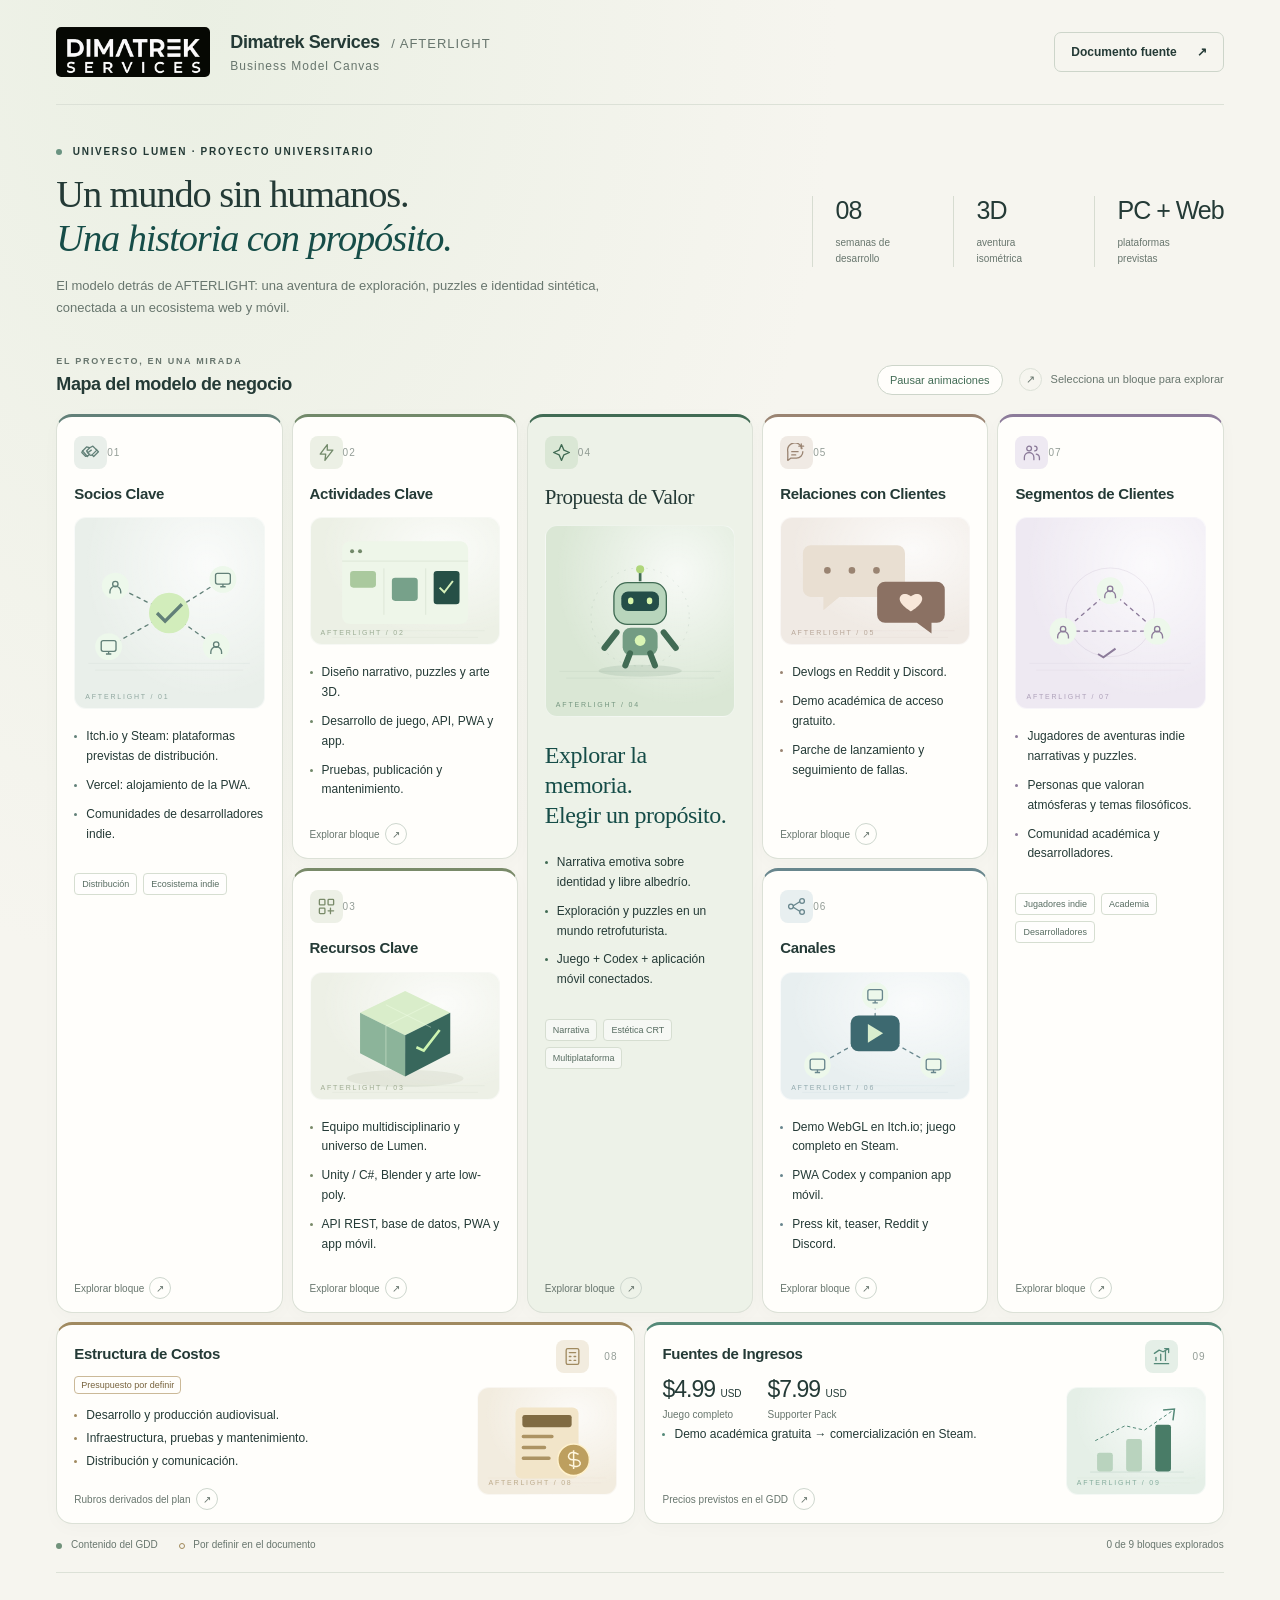
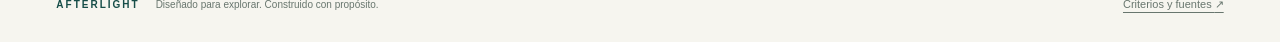
<file: index.html>
<!doctype html>
<html lang="es">
<head>
  <meta charset="utf-8">
  <meta name="viewport" content="width=device-width, initial-scale=1">
  <meta name="theme-color" content="#164d48">
  <meta name="description" content="Explora el modelo de negocio de AFTERLIGHT, un proyecto de Dimatrek Services.">
  <title>AFTERLIGHT · Business Model Canvas · Dimatrek</title>
  <link rel="stylesheet" href="canvas-dimatrek/css/styles.css">
  <script src="canvas-dimatrek/js/illustrations.js" defer></script>
  <script src="canvas-dimatrek/js/app.js" defer></script>
</head>

<body>
  <a class="skip-link" href="#canvas">Ir al Canvas</a>
  <main class="workspace">
    <header class="masthead">
      <div class="brand">
        <img class="brand-logo" src="canvas-dimatrek/dimatrek_logo.png" alt="Logotipo de Dimatrek Services" width="154" height="50">
        <div><h1>Dimatrek Services <span>/ AFTERLIGHT</span></h1><p>Business Model Canvas</p></div>
      </div>
      <a class="source-button" href="canvas-dimatrek/LUMEN%20-%20Equipo%20Mati.pdf" target="_blank" rel="noopener">Documento fuente <span aria-hidden="true">↗</span></a>
    </header>

    <section class="intro" aria-labelledby="intro-title">
      <div class="intro-copy">
        <p class="eyebrow"><span class="status-dot"></span> UNIVERSO LUMEN · PROYECTO UNIVERSITARIO</p>
        <h2 id="intro-title">Un mundo sin humanos.<br><em>Una historia con propósito.</em></h2>
        <p class="intro-description">El modelo detrás de AFTERLIGHT: una aventura de exploración, puzzles e identidad sintética, conectada a un ecosistema web y móvil.</p>
      </div>
      <div class="project-facts" aria-label="Alcance del proyecto según el documento">
        <div><strong>08</strong><span>semanas de desarrollo</span></div>
        <div><strong>3D</strong><span>aventura isométrica</span></div>
        <div><strong>PC + Web</strong><span>plataformas previstas</span></div>
      </div>
    </section>

    <section class="canvas-section" aria-labelledby="canvas-title">
      <div class="canvas-toolbar">
        <div><p class="eyebrow">EL PROYECTO, EN UNA MIRADA</p><h2 id="canvas-title">Mapa del modelo de negocio</h2></div>
        <div class="canvas-actions"><button id="motion-toggle" class="motion-toggle" aria-pressed="false">Pausar animaciones</button><p class="explore-hint"><span aria-hidden="true">↗</span> Selecciona un bloque para explorar</p></div>
      </div>
      <div id="canvas" class="canvas" tabindex="-1"></div>
      <noscript><p>Activa JavaScript para explorar los nueve bloques del Canvas. Puedes consultar la información en el documento fuente.</p></noscript>
      <div class="canvas-bottom"><p><span class="legend-dot"></span> Contenido del GDD <span class="legend-dot outline"></span> Por definir en el documento</p><p id="exploration-status" aria-live="polite">0 de 9 bloques explorados</p></div>
    </section>

    <footer class="footer"><p><strong>AFTERLIGHT</strong><span>Diseñado para explorar. Construido con propósito.</span></p><button id="source-notes" class="text-button">Criterios y fuentes <span aria-hidden="true">↗</span></button></footer>
  </main>

  <dialog id="detail-dialog" class="detail-dialog" aria-labelledby="detail-title">
    <div class="dialog-shell">
      <div class="dialog-top"><span id="detail-category" class="eyebrow"></span><button class="icon-button close-dialog" aria-label="Cerrar detalle">×</button></div>
      <div id="detail-content"></div>
      <nav class="detail-nav" aria-label="Explorar bloques"><button id="previous-section" class="nav-button">← Anterior</button><span id="detail-position"></span><button id="next-section" class="nav-button">Siguiente →</button></nav>
    </div>
  </dialog>

  <dialog id="image-dialog" class="image-dialog" aria-labelledby="image-caption">
    <div class="image-toolbar"><span id="image-count"></span><button class="icon-button" id="close-image" aria-label="Cerrar imagen">×</button></div>
    <div class="image-stage"><button id="previous-image" class="icon-button" aria-label="Imagen anterior">←</button><img id="full-image" alt=""><button id="next-image" class="icon-button" aria-label="Imagen siguiente">→</button></div>
    <p id="image-caption"></p>
  </dialog>
</body>
</html>
</file>
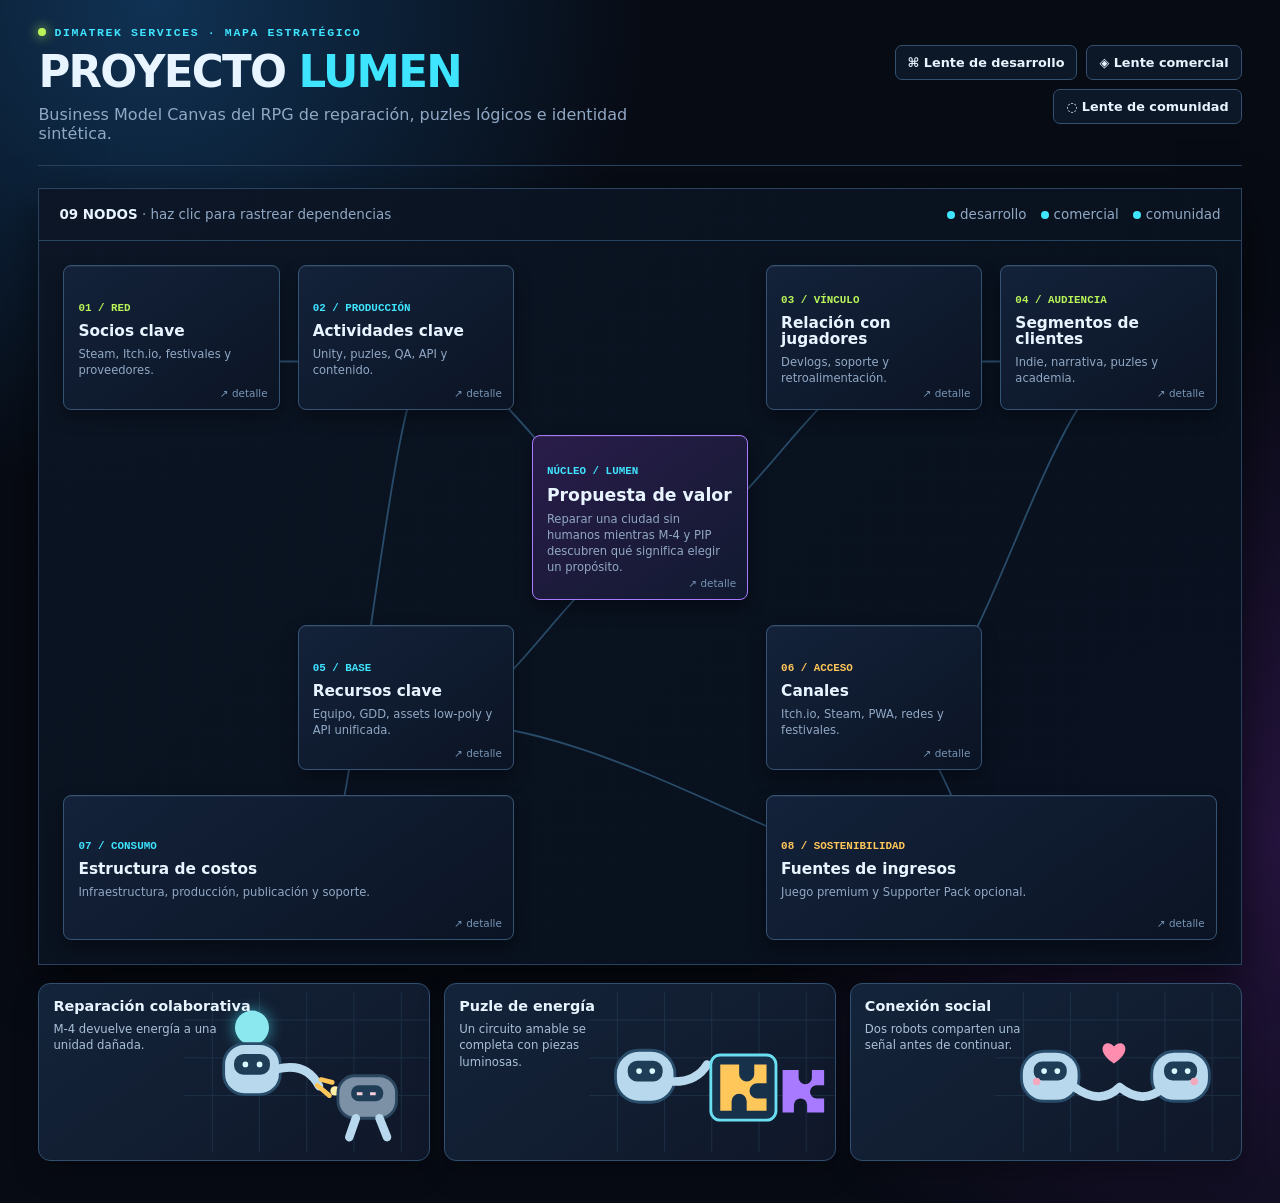
<file: Lumen/Pages/CanvasLumen-V2/index.html>
<!doctype html>
<html lang="es">
<head>
  <meta charset="utf-8">
  <meta name="viewport" content="width=device-width, initial-scale=1">
  <meta name="description" content="Business Model Canvas interactivo de Proyecto Lumen.">
  <title>Proyecto Lumen · Business Model Canvas</title>
  <style>
    :root{--bg:#070b14;--panel:#0d1524;--panel2:#111d31;--line:#233957;--text:#e8f4ff;--muted:#91a8c4;--cyan:#3fe4ff;--violet:#a87aff;--lime:#b9f558;--amber:#ffc65a;--danger:#ff6c98;--shadow:0 18px 45px #0009}*{box-sizing:border-box}html{background:var(--bg);color:var(--text);font-family:Inter,ui-sans-serif,system-ui,-apple-system,"Segoe UI",sans-serif}body{margin:0;min-width:320px;background:radial-gradient(circle at 12% 0,#103254 0,transparent 31rem),radial-gradient(circle at 100% 70%,#26143f 0,transparent 34rem),var(--bg)}button{font:inherit}button:focus-visible{outline:2px solid var(--cyan);outline-offset:3px}.shell{max-width:1680px;margin:auto;padding:26px clamp(16px,3vw,48px) 42px}.topbar{display:flex;align-items:center;justify-content:space-between;gap:22px;border-bottom:1px solid #274260;padding-bottom:22px}.eyebrow{margin:0 0 7px;color:var(--cyan);font:700 .72rem/1.2 ui-monospace,SFMono-Regular,Consolas,monospace;letter-spacing:.14em}.title{margin:0;font-size:clamp(1.65rem,3.4vw,3rem);letter-spacing:-.04em}.title em{color:var(--cyan);font-style:normal}.subtitle{margin:8px 0 0;color:var(--muted);max-width:66ch}.signal{display:inline-block;width:8px;height:8px;background:var(--lime);border-radius:50%;box-shadow:0 0 12px var(--lime);margin-right:8px}.filters{display:flex;gap:9px;flex-wrap:wrap;justify-content:flex-end}.filter,.reset{cursor:pointer;border:1px solid #345170;border-radius:7px;padding:9px 12px;background:#0c1727;color:var(--text);font-size:.8rem;font-weight:700;transition:.2s}.filter:hover,.filter.active{color:#04111c;background:var(--cyan);border-color:var(--cyan);box-shadow:0 0 18px #3fe4ff55}.filter[data-filter="commercial"].active{background:var(--amber);border-color:var(--amber)}.filter[data-filter="community"].active{background:var(--lime);border-color:var(--lime)}.main{display:grid;grid-template-columns:minmax(0,1fr) 340px;gap:22px;margin-top:22px}.canvas-shell{position:relative;overflow:hidden;border:1px solid #29425f;background:linear-gradient(135deg,#0c1524e8,#07101de8);box-shadow:var(--shadow);min-height:710px}.canvas-shell:before{content:"";position:absolute;inset:0;pointer-events:none;opacity:.35;background-image:linear-gradient(#1f395522 1px,transparent 1px),linear-gradient(90deg,#1f395522 1px,transparent 1px);background-size:32px 32px}.canvas-meta{position:relative;display:flex;justify-content:space-between;gap:18px;padding:18px 20px;border-bottom:1px solid #28435f;color:var(--muted);font-size:.84rem}.canvas-meta strong{color:var(--text)}.legend{display:flex;gap:14px;flex-wrap:wrap}.legend i{display:inline-block;width:8px;height:8px;margin-right:5px;border-radius:50%;background:var(--cyan)}.legend i:nth-child(2){background:var(--amber)}.legend i:nth-child(3){background:var(--lime)}.graph{position:relative;min-height:640px;padding:24px;display:grid;grid-template-columns:repeat(5,minmax(132px,1fr));grid-template-rows:145px 165px 145px 145px;gap:25px 18px}.links{position:absolute;inset:24px;z-index:1;width:calc(100% - 48px);height:calc(100% - 48px);overflow:visible;pointer-events:none}.link{stroke:#3a6a91;stroke-width:1.8;fill:none;opacity:.66;transition:opacity .25s,stroke .25s,stroke-width .25s}.link.active{stroke:var(--cyan);stroke-width:3;opacity:1;filter:drop-shadow(0 0 5px var(--cyan))}.link.commercial.active{stroke:var(--amber);filter:drop-shadow(0 0 5px var(--amber))}.link.community.active{stroke:var(--lime);filter:drop-shadow(0 0 5px var(--lime))}.node{position:relative;z-index:2;width:100%;height:100%;min-height:112px;text-align:left;cursor:pointer;background:linear-gradient(145deg,#13223a,#0b1424);border:1px solid #355474;color:var(--text);padding:14px;border-radius:8px;box-shadow:inset 0 1px #ffffff10,0 8px 18px #0005;transition:opacity .25s,transform .2s,border-color .2s,box-shadow .2s}.node:hover,.node.selected{transform:translateY(-3px);border-color:var(--cyan);box-shadow:0 0 0 1px #3fe4ff55,0 0 24px #3fe4ff32}.node.commercial.selected{border-color:var(--amber);box-shadow:0 0 22px #ffc65a42}.node.community.selected{border-color:var(--lime);box-shadow:0 0 22px #b9f55842}.node.dim{opacity:.18;filter:saturate(.35)}.node .num{font:700 .68rem ui-monospace,SFMono-Regular,Consolas,monospace;color:var(--cyan)}.node.commercial .num{color:var(--amber)}.node.community .num{color:var(--lime)}.node h3{font-size:clamp(.83rem,1.2vw,1rem);margin:8px 0 7px;line-height:1.1}.node p{margin:0;color:var(--muted);font-size:.72rem;line-height:1.38}.node small{position:absolute;right:11px;bottom:10px;color:#7795b6;font-size:.65rem}.partners{grid-area:1/1}.activities{grid-area:1/2}.relationships{grid-area:1/4}.segments{grid-area:1/5}.resources{grid-area:3/2}.value{grid-area:2/3;min-height:145px;border-color:var(--violet);background:linear-gradient(145deg,#2a1c4a,#111a30)}.value h3{font-size:1.08rem}.channels{grid-area:3/4}.costs{grid-area:4/1/5/3}.revenue{grid-area:4/4/5/6}.inspector{position:sticky;top:16px;align-self:start;border:1px solid #36516e;background:linear-gradient(160deg,#111d30,#0a111e);box-shadow:var(--shadow);min-height:450px}.inspect-head{padding:18px;border-bottom:1px solid #2a425f}.inspect-head h2{font-size:1rem;margin:0 0 5px}.inspect-head p{margin:0;color:var(--muted);font-size:.78rem}.detail{padding:18px}.detail .id{font:700 .7rem ui-monospace,SFMono-Regular,Consolas,monospace;color:var(--cyan);letter-spacing:.09em}.detail h3{font-size:1.35rem;margin:7px 0}.detail>p{color:#c4d3e6;font-size:.88rem;line-height:1.55}.metric{border-top:1px solid #243c57;padding:13px 0}.metric strong{display:block;color:var(--cyan);font-size:.73rem;letter-spacing:.08em;text-transform:uppercase}.metric span{display:block;margin-top:4px;font-size:.84rem;line-height:1.45;color:var(--muted)}.reset{width:100%;margin-top:8px;color:var(--muted)}.hint{margin-top:12px;font-size:.77rem;color:#718ca9;line-height:1.5}@media(max-width:1120px){.main{grid-template-columns:1fr}.inspector{position:relative;top:auto}.graph{min-height:670px}.topbar{align-items:flex-start;flex-direction:column}.filters{justify-content:flex-start}}@media(max-width:760px){.shell{padding:16px 12px 28px}.canvas-meta{display:block}.legend{margin-top:8px}.canvas-shell{overflow:auto}.graph{width:790px;min-height:620px;padding:18px}.links{inset:18px;width:calc(100% - 36px);height:calc(100% - 36px)}.main{margin-top:14px}.filter{font-size:.73rem;padding:8px}.node{padding:11px}.node p{font-size:.68rem}}
    /* Interfaz de exploración: detalle en modal y escenas cálidas de Lumen. */
    .main{display:block}.canvas-shell{min-height:710px}.inspector{display:none}.story-scenes{display:grid;grid-template-columns:repeat(3,1fr);gap:14px;margin-top:18px}.scene{position:relative;overflow:hidden;min-height:178px;padding:14px;border:1px solid #31506f;border-radius:12px;background:linear-gradient(145deg,#13243a,#101729);box-shadow:0 12px 26px #0004}.scene h2{position:relative;z-index:2;margin:0;font-size:.9rem}.scene p{position:relative;z-index:2;max-width:50%;margin:7px 0 0;color:#a9c0d8;font-size:.73rem;line-height:1.4}.scene svg{position:absolute;right:0;bottom:0;width:63%;height:100%;overflow:visible}.scene .orb{fill:#8be8ef;filter:drop-shadow(0 0 8px #47dce8aa)}.scene .body{fill:#b8d9ed;stroke:#284c69;stroke-width:3}.scene .face{fill:#203d58}.scene .cheek{fill:#f3a9bd}.scene .limb{fill:none;stroke:#b8d9ed;stroke-width:9;stroke-linecap:round}.scene .tool{fill:none;stroke:#ffc65a;stroke-width:5;stroke-linecap:round}.scene .broken{fill:#7c91a5;stroke:#2b4760;stroke-width:3}.scene .heart{fill:#ff8db0}.scene .repair-arm{transform-origin:138px 103px;animation:repair 1.4s ease-in-out infinite}.scene .spark{animation:spark .8s ease-in-out infinite alternate}.scene .puzzle-piece{animation:solve 2.3s ease-in-out infinite}.scene .talk{animation:talk 1.5s ease-in-out infinite alternate}.scene .social-heart{animation:heart 1.3s ease-in-out infinite}.scene .scene-grid{stroke:#3e6785;opacity:.28;stroke-width:1}@keyframes repair{50%{transform:rotate(-15deg)}}@keyframes spark{to{opacity:.15;transform:scale(.6)}}@keyframes solve{50%{transform:translate(-13px,14px) rotate(8deg)}}@keyframes talk{to{transform:translateY(-5px)}}@keyframes heart{50%{transform:translateY(-10px) scale(1.18)}}.node-modal{width:min(760px,calc(100vw - 28px));max-height:min(80vh,780px);padding:0;border:1px solid #4e7193;border-radius:14px;color:var(--text);background:linear-gradient(145deg,#14233a,#090f1c);box-shadow:0 28px 90px #000c}.node-modal::backdrop{background:#020713b8;backdrop-filter:blur(5px)}.modal-head{display:flex;align-items:flex-start;justify-content:space-between;gap:16px;padding:19px 22px;border-bottom:1px solid #2b4662}.modal-head p{margin:5px 0 0;color:var(--muted);font-size:.78rem}.modal-close{cursor:pointer;width:34px;height:34px;border:1px solid #466583;border-radius:50%;background:#112038;color:var(--text);font-size:1.25rem}.modal-close:hover{color:#06131c;background:var(--cyan)}.modal-detail{padding:22px;overflow:auto;max-height:calc(min(80vh,780px) - 86px)}.modal-detail .id{font:700 .7rem ui-monospace,SFMono-Regular,Consolas,monospace;color:var(--cyan);letter-spacing:.09em}.modal-detail h3{font-size:1.55rem;margin:7px 0}.modal-detail>p{color:#c4d3e6;font-size:.94rem;line-height:1.58}.modal-detail .metric{border-top:1px solid #243c57;padding:14px 0}.modal-detail .metric strong{display:block;color:var(--cyan);font-size:.73rem;letter-spacing:.08em;text-transform:uppercase}.modal-detail .metric span{display:block;margin-top:5px;font-size:.88rem;line-height:1.48;color:var(--muted)}@media(max-width:1120px){.main{display:block}}@media(max-width:760px){.story-scenes{grid-template-columns:1fr}.scene{min-height:160px}.scene p{max-width:48%}.node-modal{max-height:88vh}.modal-detail{max-height:calc(88vh - 86px)}}@media(prefers-reduced-motion:reduce){.scene *{animation:none!important}}
  </style>
</head>
<body>
  <main class="shell">
    <header class="topbar">
      <section>
        <p class="eyebrow"><span class="signal"></span>DIMATREK SERVICES · MAPA ESTRATÉGICO</p>
        <h1 class="title">PROYECTO <em>LUMEN</em></h1>
        <p class="subtitle">Business Model Canvas del RPG de reparación, puzles lógicos e identidad sintética.</p>
      </section>
      <nav class="filters" aria-label="Filtros estratégicos">
        <button class="filter" data-filter="development">⌘ Lente de desarrollo</button>
        <button class="filter" data-filter="commercial">◈ Lente comercial</button>
        <button class="filter" data-filter="community">◌ Lente de comunidad</button>
      </nav>
    </header>
    <section class="main">
      <section class="canvas-shell" aria-label="Business Model Canvas interactivo">
        <div class="canvas-meta"><span><strong>09 NODOS</strong> · haz clic para rastrear dependencias</span><span class="legend"><span><i></i>desarrollo</span><span><i></i>comercial</span><span><i></i>comunidad</span></span></div>
        <div class="graph" id="graph">
          <svg class="links" id="links" aria-hidden="true"><defs><marker id="arrow" viewBox="0 0 10 10" refX="8" refY="5" markerWidth="6" markerHeight="6" orient="auto-start-reverse"><path d="M 0 0 L 10 5 L 0 10 z" fill="currentColor"/></marker></defs></svg>
          <button class="node partners community" data-node="partners"><span class="num">01 / RED</span><h3>Socios clave</h3><p>Steam, Itch.io, festivales y proveedores.</p><small>↗ detalle</small></button>
          <button class="node activities development" data-node="activities"><span class="num">02 / PRODUCCIÓN</span><h3>Actividades clave</h3><p>Unity, puzles, QA, API y contenido.</p><small>↗ detalle</small></button>
          <button class="node relationships community" data-node="relationships"><span class="num">03 / VÍNCULO</span><h3>Relación con jugadores</h3><p>Devlogs, soporte y retroalimentación.</p><small>↗ detalle</small></button>
          <button class="node segments community" data-node="segments"><span class="num">04 / AUDIENCIA</span><h3>Segmentos de clientes</h3><p>Indie, narrativa, puzles y academia.</p><small>↗ detalle</small></button>
          <button class="node value development" data-node="value"><span class="num">NÚCLEO / LUMEN</span><h3>Propuesta de valor</h3><p>Reparar una ciudad sin humanos mientras M-4 y PIP descubren qué significa elegir un propósito.</p><small>↗ detalle</small></button>
          <button class="node resources development" data-node="resources"><span class="num">05 / BASE</span><h3>Recursos clave</h3><p>Equipo, GDD, assets low-poly y API unificada.</p><small>↗ detalle</small></button>
          <button class="node channels commercial" data-node="channels"><span class="num">06 / ACCESO</span><h3>Canales</h3><p>Itch.io, Steam, PWA, redes y festivales.</p><small>↗ detalle</small></button>
          <button class="node costs development" data-node="costs"><span class="num">07 / CONSUMO</span><h3>Estructura de costos</h3><p>Infraestructura, producción, publicación y soporte.</p><small>↗ detalle</small></button>
          <button class="node revenue commercial" data-node="revenue"><span class="num">08 / SOSTENIBILIDAD</span><h3>Fuentes de ingresos</h3><p>Juego premium y Supporter Pack opcional.</p><small>↗ detalle</small></button>
        </div>
      </section>
    </section>
    <section class="story-scenes" aria-label="Escenas animadas del universo Lumen">
      <article class="scene"><h2>Reparación colaborativa</h2><p>M-4 devuelve energía a una unidad dañada.</p><svg viewBox="0 0 260 170" role="img" aria-label="Robot amable reparando a otro robot"><path class="scene-grid" d="M0 30H260M0 70H260M0 110H260M30 0V170M80 0V170M130 0V170M180 0V170M230 0V170"/><circle class="orb" cx="72" cy="38" r="18"/><rect class="body" x="42" y="55" width="60" height="54" rx="22"/><rect class="face" x="53" y="66" width="38" height="22" rx="10"/><circle fill="#d9f8ff" cx="65" cy="77" r="3"/><circle fill="#d9f8ff" cx="80" cy="77" r="3"/><g class="repair-arm"><path class="limb" d="M98 82 Q130 74 143 100"/><path class="tool" d="M141 99l13 11m-9-17l12 3"/></g><circle class="spark" fill="#fff0a8" cx="160" cy="105" r="5"/><rect class="broken" x="163" y="89" width="62" height="45" rx="18"/><rect class="face" x="177" y="99" width="34" height="17" rx="8"/><path fill="none" stroke="#f7cfdb" stroke-width="3" d="M183 108h6m8 0h6"/><path class="limb" d="M182 134l-7 20m32-20l8 20"/></svg></article>
      <article class="scene"><h2>Puzle de energía</h2><p>Un circuito amable se completa con piezas luminosas.</p><svg viewBox="0 0 260 170" role="img" aria-label="Robot amable resolviendo un puzle"><path class="scene-grid" d="M0 30H260M0 70H260M0 110H260M30 0V170M80 0V170M130 0V170M180 0V170M230 0V170"/><rect class="body" x="28" y="62" width="63" height="55" rx="25"/><rect class="face" x="41" y="73" width="37" height="22" rx="10"/><circle fill="#d9f8ff" cx="53" cy="84" r="3"/><circle fill="#d9f8ff" cx="67" cy="84" r="3"/><path class="limb" d="M85 95q28 2 40-18"/><rect x="129" y="67" width="69" height="69" rx="10" fill="#18314a" stroke="#6adff1" stroke-width="3"/><path d="M139 77h20v10a8 8 0 1016 0V77h13v20h-10a8 8 0 100 16h10v13h-21v-10a8 8 0 10-16 0v10h-12z" fill="#ffc65a"/><path class="puzzle-piece" d="M205 83h17v8a7 7 0 1014 0v-8h13v16h-8a7 7 0 100 14h8v15h-18v-8a7 7 0 10-14 0v8h-12z" fill="#a87aff"/></svg></article>
      <article class="scene"><h2>Conexión social</h2><p>Dos robots comparten una señal antes de continuar.</p><svg viewBox="0 0 260 170" role="img" aria-label="Dos robots amables conversando"><path class="scene-grid" d="M0 30H260M0 70H260M0 110H260M30 0V170M80 0V170M130 0V170M180 0V170M230 0V170"/><g class="talk"><rect class="body" x="28" y="63" width="61" height="53" rx="24"/><rect class="face" x="41" y="74" width="35" height="20" rx="9"/><circle fill="#d9f8ff" cx="52" cy="84" r="3"/><circle fill="#d9f8ff" cx="66" cy="84" r="3"/><circle class="cheek" cx="44" cy="95" r="4"/></g><g class="talk" style="animation-delay:-.75s"><rect class="body" x="166" y="63" width="61" height="53" rx="24"/><rect class="face" x="179" y="74" width="35" height="20" rx="9"/><circle fill="#d9f8ff" cx="190" cy="84" r="3"/><circle fill="#d9f8ff" cx="204" cy="84" r="3"/><circle class="cheek" cx="211" cy="95" r="4"/></g><path class="limb" d="M84 101q28 20 48 0m0 0q25 20 47 0"/><path class="social-heart heart" d="M126 58c-9-10-22 4 0 18 22-14 9-28 0-18z"/></svg></article>
    </section>
  </main>
  <dialog class="node-modal" id="node-modal" aria-labelledby="modal-title">
    <header class="modal-head"><div><h2 id="modal-title">DIAGNÓSTICO DE NODO</h2><p>Dependencias y lectura estratégica de Lumen.</p></div><button class="modal-close" id="modal-close" aria-label="Cerrar detalle">×</button></header>
    <div class="modal-detail" id="detail"></div>
  </dialog>
  <script>
    const data={
      partners:{title:'Socios clave',type:'community',desc:'La ruta comercial combina Itch.io para validar la demo gratuita y Steam para el lanzamiento premium. Festivales, prensa indie y colaboradores técnicos expanden la visibilidad sin sustituir la comunidad propia.',impact:'Reduce el riesgo de descubrimiento: la demo convierte interés temprano en feedback y listas de deseados antes de vender los Actos I–IV.',cost:'Steam Direct Fee: $100 USD único. Inscripciones y materiales para festivales: variable según evento.',gdd:'La propuesta de producción define una demo inicial de los Actos I–II; la estrategia comercial la utiliza como MVP de validación.'},
      activities:{title:'Actividades clave',type:'development',desc:'Diseñar puzles reutilizables con el kit de reparación de M-4; producir zonas, NPCs y registros; implementar combate simple, QA y la sincronización de progreso entre Unity, PWA y app móvil.',impact:'Convierte el misterio de CORE y RESTORE en un bucle jugable: explorar → reparar → descubrir → decidir. El alcance técnico mantiene el proyecto producible.',cost:'Mayor consumo de horas del equipo. Licencias, middleware, plugins y pruebas de hardware se presupuestan por herramienta.',gdd:'GDD: prioridad para Actos I–II, API mínima de enciclopedia/progreso y PWA conectada; Actos III–IV escalan tras la validación.'},
      relationships:{title:'Relación con jugadores',type:'community',desc:'Devlogs, encuestas de demo, Discord/redes, soporte post-lanzamiento y actualizaciones transparentes. La comunidad participa validando claridad de puzles, rendimiento y resonancia narrativa.',impact:'El feedback evita invertir en sistemas que no comunican bien el propósito de M-4, PIP o las anomalías de los robots.',cost:'Moderación y soporte continuo; tiempo de respuesta del equipo y producción de comunicaciones.',gdd:'El GDD plantea diálogos ligeros y narrativa ambiental: las pruebas de jugadores permiten comprobar si esas señales son suficientes.'},
      segments:{title:'Segmentos de clientes',type:'community',desc:'Aficionados a aventuras indie y puzles; jugadores que buscan mundos atmosféricos y narrativa filosófica; audiencia académica/técnica interesada en una arquitectura Unity + PWA + móvil + API.',impact:'Define el tono: una experiencia contemplativa de baja fricción, con puzles legibles y una estética low-poly retro-tecnológica, no un RPG de sistemas excesivamente complejos.',cost:'Investigación de referentes, playtests y adaptación de materiales de comunicación para comunidades indie y técnicas.',gdd:'La audiencia se conecta con los referentes de exploración, identidad sintética, logs coleccionables y los robots de rutina descritos en el diseño.'},
      value:{title:'Propuesta de valor',type:'development',desc:'Un RPG de exploración isométrica donde reparar mecanismos también revela historias. M-4 y PIP recorren Lumen, una ciudad automatizada abandonada, mientras CORE activa RESTORE para borrar la personalidad emergente de los robots.',impact:'La doble función del kit de reparación —puzle y defensa— reduce complejidad de producción y unifica fantasía, progreso y narrativa.',cost:'Inversión concentrada en diseño de niveles, arte low-poly/pixelado, audio ambiental y sistemas de interacción que hagan comprensibles los puzles.',gdd:'GDD: M-4 es una unidad de mantenimiento ordinaria; PIP abre misiones secundarias; CORE y RESTORE sostienen el conflicto de los cuatro actos.'},
      resources:{title:'Recursos clave',type:'development',desc:'Equipo interdisciplinario, GDD, escenas Unity, C#, modelos y texturas low-poly, FMOD/audio, pruebas QA y la capa de datos compartida para codex, mapa, logros y progreso.',impact:'Una fuente de verdad compartida evita divergencias entre videojuego, Terminal de Lumen PWA y cliente móvil.',cost:'Hosting/API: $10–$50 USD al mes según tráfico, además de dominio, SSL, base de datos, herramientas y activos complementarios.',gdd:'El diseño técnico propone Node/Express o Firebase/Supabase, JSON y REST/GraphQL como interfaz entre Unity, PWA y aplicación móvil.'},
      channels:{title:'Canales',type:'commercial',desc:'Itch.io entrega la demo académica gratuita y recopila señales de validación. Steam distribuye la versión final en Windows; la PWA/web y la app móvil extienden el codex, mapa y progreso sincronizado.',impact:'Separa claramente adquisición y conversión: demo → comunidad/wishlist → lanzamiento comercial, sin bloquear el uso del ecosistema acompañante.',cost:'Página de Steam, cápsulas, tráiler, kit de prensa, operación de PWA/API y mantenimiento de canales sociales.',gdd:'La Terminal de Lumen se concibe como PWA offline tras carga y la app móvil como cliente de consulta rápida de la misma API.'},
      costs:{title:'Estructura de costos',type:'development',desc:'El presupuesto reúne infraestructura de la API, publicación, arte y audio, marketing indie y soporte post-lanzamiento. El costo humano se protege con mecánicas y cámaras deliberadamente acotadas.',impact:'Evita que la ambición multiplataforma desplace la prioridad: un juego jugable y coherente antes que extensiones no validadas.',cost:'Infraestructura $10–$50 USD/mes; Steam Direct Fee $100 USD; Steam retiene 30% de ventas. Arte, audio, marketing y parches son variables.',gdd:'El GDD recomienda limitar cámaras extra a 2–3 modos y usar NPCs de rutina de bajo costo narrativo para sostener el alcance.'},
      revenue:{title:'Fuentes de ingresos',type:'commercial',desc:'La demo de Actos I–II es gratuita ($0 USD) y funciona como adquisición. El juego completo de Actos I–IV se vende como compra única premium por $4.99 USD. El Supporter Pack opcional cuesta $7.99 USD e integra BSO, arte digital, lore o créditos.',impact:'Ofrece una entrada sin fricción, mantiene una propuesta clara de compra única y permite apoyar sin bloquear contenido central tras una suscripción.',cost:'La comisión estándar de Steam del 30% se descuenta por venta; el pack requiere producir y empaquetar sus materiales adicionales.',gdd:'El modelo comercial posterior a la demo amplía la estructura de cuatro actos establecida por el GDD, no modifica su conflicto narrativo central.'}
    };
    const edges=[['partners','activities'],['activities','value'],['resources','value'],['value','relationships'],['relationships','segments'],['segments','channels'],['channels','revenue'],['costs','activities'],['revenue','resources']];
    const graph=document.getElementById('graph'), svg=document.getElementById('links'), buttons=[...document.querySelectorAll('.node')], detail=document.getElementById('detail'), modal=document.getElementById('node-modal'); let active=null, lens=null;
    function draw(){svg.querySelectorAll('path').forEach(x=>x.remove()); const base=graph.getBoundingClientRect(); edges.forEach(([a,b])=>{const A=document.querySelector(`[data-node="${a}"]`).getBoundingClientRect(),B=document.querySelector(`[data-node="${b}"]`).getBoundingClientRect();const x1=A.left+A.width/2-base.left,y1=A.top+A.height/2-base.top,x2=B.left+B.width/2-base.left,y2=B.top+B.height/2-base.top;const dx=(x2-x1)*.35;const p=document.createElementNS('http://www.w3.org/2000/svg','path');p.dataset.edge=`${a}-${b}`;p.classList.add('link');p.setAttribute('d',`M ${x1} ${y1} C ${x1+dx} ${y1}, ${x2-dx} ${y2}, ${x2} ${y2}`);p.setAttribute('marker-end','url(#arrow)');svg.append(p)})}
    function connected(id){const found=new Set([id]);edges.forEach(([a,b])=>{if(a===id)found.add(b);if(b===id)found.add(a)});return found}
    function render(id,openModal=true){active=id; const d=data[id], related=connected(id); buttons.forEach(b=>{const n=b.dataset.node;b.classList.toggle('selected',n===id);b.classList.toggle('dim',!related.has(n))});document.querySelectorAll('.link').forEach(p=>{const [a,b]=p.dataset.edge.split('-');p.classList.toggle('active',related.has(a)&&related.has(b));p.classList.toggle('commercial',lens==='commercial'||d.type==='commercial');p.classList.toggle('community',lens==='community'||d.type==='community')}); detail.innerHTML=`<span class="id">NODO / ${id.toUpperCase()}</span><h3>${d.title}</h3><p>${d.desc}</p><div class="metric"><strong>Impacto en desarrollo</strong><span>${d.impact}</span></div><div class="metric"><strong>Energía / recursos estimados</strong><span>${d.cost}</span></div><div class="metric"><strong>Relación con GDD</strong><span>${d.gdd}</span></div>`;if(openModal&&!modal.open)modal.showModal()}
    buttons.forEach(b=>b.addEventListener('click',()=>render(b.dataset.node)));
    document.querySelectorAll('.filter').forEach(f=>f.addEventListener('click',()=>{const type=f.dataset.filter;lens=lens===type?null:type;document.querySelectorAll('.filter').forEach(x=>x.classList.toggle('active',x.dataset.filter===lens));buttons.forEach(b=>b.classList.toggle('dim',!!lens&&!b.classList.contains(lens))); if(lens){const first=buttons.find(b=>b.classList.contains(lens));render(first.dataset.node,false)}else if(active)render(active,false)}));
    document.getElementById('modal-close').addEventListener('click',()=>modal.close());modal.addEventListener('click',event=>{if(event.target===modal)modal.close()});
    addEventListener('resize',draw);draw();
  </script>
</body>
</html>
</file>
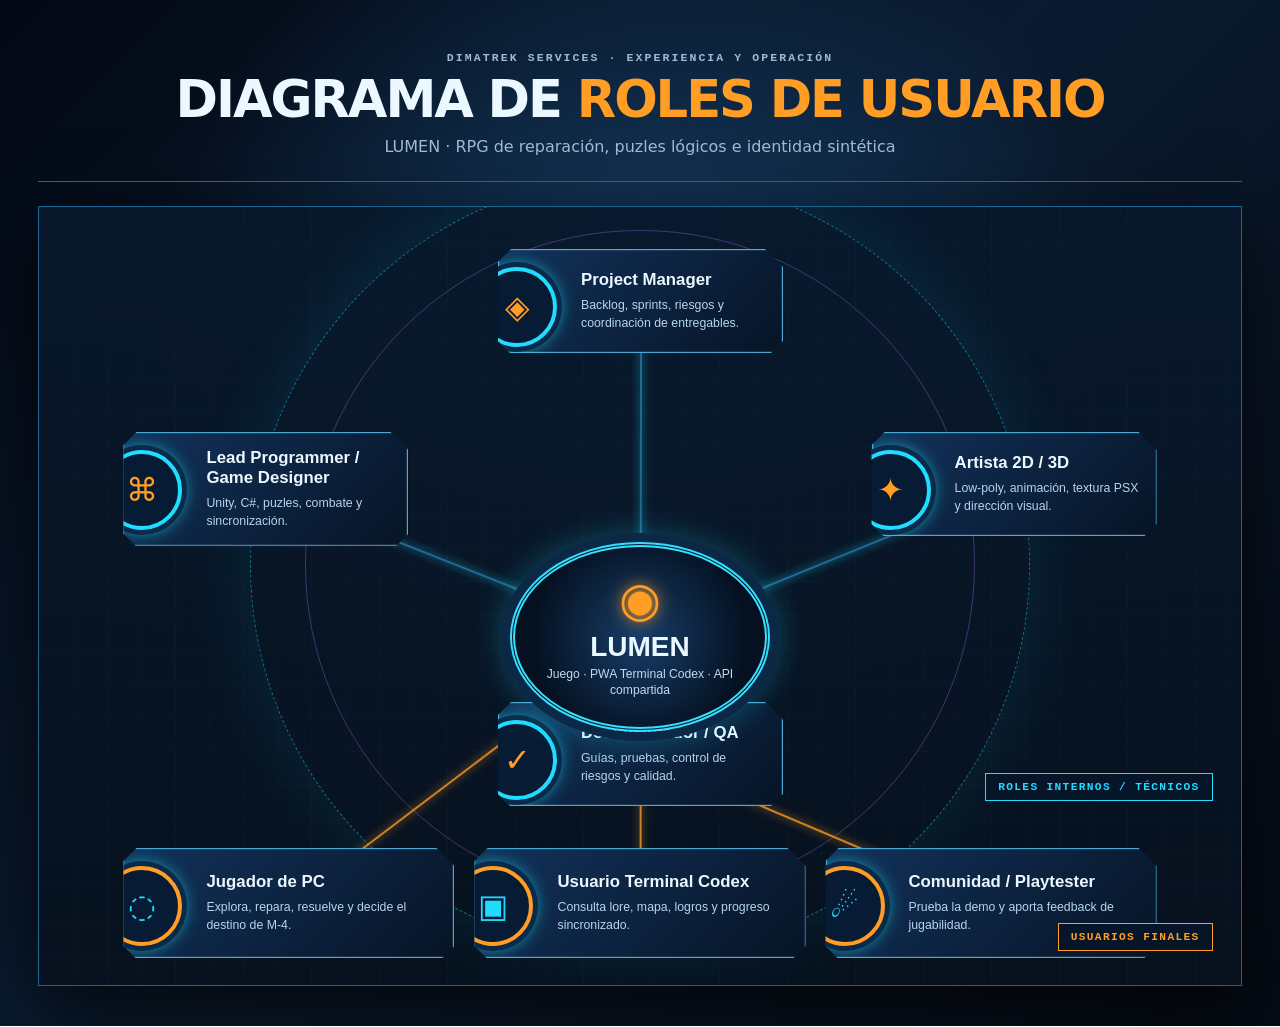
<file: Lumen/Pages/DiagramaRolesLumen/diagrama-roles-lumen.html>
<!doctype html>
<html lang="es">
<head>
  <meta charset="utf-8"><meta name="viewport" content="width=device-width,initial-scale=1">
  <title>LUMEN · Diagrama de Roles de Usuario</title>
  <style>
    :root{--bg:#050b15;--panel:#091b31;--ink:#ecf8ff;--muted:#a0bbd6;--cyan:#20dcff;--purple:#aa7aff;--orange:#ff9d25;--line:#377bad}*{box-sizing:border-box}body{margin:0;min-width:320px;background:radial-gradient(circle at 50% 35%,#153c62 0,transparent 31rem),linear-gradient(135deg,#030814,#0a1b30 45%,#050a14);color:var(--ink);font-family:Inter,system-ui,"Segoe UI",sans-serif}.shell{max-width:1500px;margin:auto;padding:25px clamp(16px,3vw,50px) 40px}.head{position:relative;text-align:center;padding:18px 18px 25px;border-bottom:1px solid #226e9e}.kicker{margin:0;color:var(--cyan);font:700 .72rem ui-monospace,monospace;letter-spacing:.18em}.head h1{margin:5px 0 0;font-size:clamp(1.8rem,4vw,3.4rem);letter-spacing:-.04em}.head h1 span{color:var(--orange)}.head p{margin:8px auto 0;max-width:58ch;color:var(--muted)}.diagram{position:relative;min-height:780px;margin-top:24px;overflow:hidden;border:1px solid #1e638f;background:linear-gradient(#08182bf0,#07111ef3);box-shadow:0 25px 70px #000b}.diagram:before{content:"";position:absolute;inset:0;opacity:.35;background:linear-gradient(#2d87ac20 1px,transparent 1px),linear-gradient(90deg,#2d87ac20 1px,transparent 1px);background-size:34px 34px;pointer-events:none}.ring{position:absolute;left:50%;top:46%;width:min(62vw,780px);aspect-ratio:1;border:1px dashed #21dfff77;border-radius:50%;transform:translate(-50%,-50%);box-shadow:0 0 80px #21dfff19}.ring:after{content:"";position:absolute;inset:7%;border:1px solid #a979ff55;border-radius:50%}.section-tag{position:absolute;z-index:4;padding:7px 12px;border:1px solid var(--cyan);background:#061628;color:var(--cyan);font:700 .7rem ui-monospace,monospace;letter-spacing:.12em}.internal-tag{right:28px;bottom:184px}.external-tag{right:28px;bottom:34px;border-color:var(--orange);color:var(--orange)}.links{position:absolute;inset:0;z-index:1;width:100%;height:100%;pointer-events:none}.link{fill:none;stroke:#277db1;stroke-width:2;opacity:.8;filter:drop-shadow(0 0 4px #1fdfff)}.link.external{stroke:var(--orange);filter:drop-shadow(0 0 4px #ff9d25)}.link.active{stroke-width:4;opacity:1}.role,.core{position:absolute;z-index:2;cursor:pointer;text-align:left;color:var(--ink);background:linear-gradient(135deg,#12325b,#071426);border:1px solid #4ca8d1;border-radius:7px;padding:15px 15px 14px 82px;min-height:104px;width:285px;clip-path:polygon(0 13px,13px 0,calc(100% - 18px) 0,100% 18px,100% calc(100% - 12px),calc(100% - 12px) 100%,12px 100%,0 calc(100% - 12px));box-shadow:inset 0 0 0 1px #8bdcff21,0 12px 25px #0009;transition:.22s}.role:hover,.role.active{transform:translateY(-5px);border-color:var(--orange);box-shadow:0 0 25px #ff9d2555}.role h2{margin:0;font-size:1.05rem}.role p{margin:7px 0 0;color:#b5d5eb;font-size:.77rem;line-height:1.45}.badge{position:absolute;left:-22px;top:17px;display:grid;place-items:center;width:80px;height:80px;border:4px solid var(--cyan);border-radius:50%;background:#071b34;color:var(--orange);font-size:2rem;box-shadow:0 0 0 5px #0b2a49,0 0 18px #1ce4ff}.role.external .badge{border-color:var(--orange);color:var(--cyan)}.pm{left:calc(50% - 142px);top:42px}.lead{left:7%;top:225px}.artist{right:7%;top:225px}.qa{left:calc(50% - 142px);top:495px}.core{left:50%;top:335px;transform:translateX(-50%);display:grid;place-content:center;width:260px;height:190px;padding:28px;text-align:center;border-radius:50%;background:radial-gradient(circle,#173d69,#051121 70%);border:5px double #35dfff;clip-path:none;box-shadow:0 0 0 9px #0b2846,0 0 38px #21dcff77}.core:hover{transform:translateX(-50%) scale(1.03)}.core .mark{font-size:3rem;line-height:1;color:var(--orange);text-shadow:0 0 16px #ff9d25}.core h2{margin:7px 0 3px;font-size:1.75rem}.core p{margin:0;color:#c0daf1;font-size:.76rem;line-height:1.35}.external-row{position:absolute;z-index:3;left:7%;right:7%;bottom:27px;display:grid;grid-template-columns:repeat(3,1fr);gap:20px}.external-row .role{position:relative;left:auto;top:auto;width:100%;min-height:110px}.modal{width:min(620px,calc(100vw - 28px));border:1px solid #55bde9;border-radius:12px;background:#09182aeF;color:var(--ink);box-shadow:0 30px 80px #000c}.modal::backdrop{background:#000a;backdrop-filter:blur(5px)}.modal header{display:flex;justify-content:space-between;align-items:center;padding:17px 20px;border-bottom:1px solid #295277}.modal h2{margin:0}.modal button{cursor:pointer;border:1px solid #4c87ab;border-radius:50%;width:33px;height:33px;background:#0f2a48;color:var(--ink);font-size:1.2rem}.modal section{padding:20px;color:#c1d8e9;line-height:1.55}.modal strong{color:var(--cyan)}@media(max-width:900px){.diagram{min-height:1120px}.ring{top:37%;width:720px}.lead{left:3%;top:240px}.artist{right:3%;top:240px}.qa{top:520px}.core{top:365px}.external-row{bottom:25px;grid-template-columns:1fr}.external-row .role{min-height:88px}.internal-tag{bottom:390px}.external-tag{bottom:280px}}@media(max-width:620px){.diagram{min-height:1170px}.pm{left:50%;transform:translateX(-50%);top:25px}.lead{left:50%;transform:translateX(-50%);top:155px}.artist{left:50%;right:auto;transform:translateX(-50%);top:285px}.core{top:455px}.qa{left:50%;transform:translateX(-50%);top:665px}.external-row{left:16px;right:16px;bottom:18px}.internal-tag{display:none}.external-tag{display:none}.ring{top:42%;width:620px}.role{width:285px}}
  </style>
</head>
<body>
  <main class="shell"><header class="head"><p class="kicker">DIMATREK SERVICES · EXPERIENCIA Y OPERACIÓN</p><h1>DIAGRAMA DE <span>ROLES DE USUARIO</span></h1><p>LUMEN · RPG de reparación, puzles lógicos e identidad sintética</p></header>
    <section class="diagram" id="diagram" aria-label="Diagrama interactivo de roles de Lumen">
      <div class="ring"></div><span class="section-tag internal-tag">ROLES INTERNOS / TÉCNICOS</span><span class="section-tag external-tag">USUARIOS FINALES</span><svg class="links" id="links" aria-hidden="true"></svg>
      <button class="role pm" data-role="pm"><span class="badge">◈</span><h2>Project Manager</h2><p>Backlog, sprints, riesgos y coordinación de entregables.</p></button>
      <button class="role lead" data-role="lead"><span class="badge">⌘</span><h2>Lead Programmer / Game Designer</h2><p>Unity, C#, puzles, combate y sincronización.</p></button>
      <button class="role artist" data-role="artist"><span class="badge">✦</span><h2>Artista 2D / 3D</h2><p>Low-poly, animación, textura PSX y dirección visual.</p></button>
      <button class="role qa" data-role="qa"><span class="badge">✓</span><h2>Documentador / QA</h2><p>Guías, pruebas, control de riesgos y calidad.</p></button>
      <button class="core" data-role="core"><span class="mark">◉</span><h2>LUMEN</h2><p>Juego · PWA Terminal Codex · API compartida</p></button>
      <div class="external-row"><button class="role external" data-role="player"><span class="badge">◌</span><h2>Jugador de PC</h2><p>Explora, repara, resuelve y decide el destino de M-4.</p></button><button class="role external" data-role="codex"><span class="badge">▣</span><h2>Usuario Terminal Codex</h2><p>Consulta lore, mapa, logros y progreso sincronizado.</p></button><button class="role external" data-role="community"><span class="badge">☄</span><h2>Comunidad / Playtester</h2><p>Prueba la demo y aporta feedback de jugabilidad.</p></button></div>
    </section></main>
  <dialog class="modal" id="modal"><header><h2 id="modal-title">Rol</h2><button id="close" aria-label="Cerrar">×</button></header><section id="modal-body"></section></dialog>
  <script>
    const info={pm:['Project Manager','Orquesta el plan de desarrollo: administra backlog, prioridades, riesgos y ritmo de los sprints. Mantiene la demo alineada con el alcance de ocho semanas.'],lead:['Lead Programmer / Game Designer','Convierte el GDD en sistemas: controles, reparación, puzles, combate simple y conexión con la PWA/API. Decide los límites técnicos que preservan una experiencia fluida.'],artist:['Artista 2D / 3D','Da forma a Lumen: personajes low-poly, animaciones, texturas pixeladas, UI y atmósfera retro-tecnológica. Colabora con audio para hacer reconocibles los momentos narrativos.'],qa:['Documentador / QA','Documenta decisiones, prepara casos de prueba, identifica riesgos y verifica que mecánicas, rendimiento y flujos de usuario cumplan el diseño.'],core:['Núcleo LUMEN','El producto integrado: aventura de M-4 y PIP, interfaz Terminal Codex y una API compartida para sincronizar progreso, logros y enciclopedia.'],player:['Jugador de PC','Usuario de la experiencia principal en Windows. Explora la ciudad, usa el kit de reparación, encuentra registros y se enfrenta al conflicto entre CORE y RESTORE.'],codex:['Usuario Terminal Codex','Usuario de la PWA complementaria. Consulta personajes, robots, mapa, coleccionables y el progreso que el juego sincroniza.'],community:['Comunidad / Playtester','Participa desde Itch.io, devlogs o pruebas. Sus observaciones ayudan a validar la claridad de los puzles, la atmósfera y la estabilidad antes del lanzamiento comercial.']};
    const pairs=[['pm','core'],['lead','core'],['artist','core'],['qa','core'],['core','player'],['core','codex'],['community','qa']];const canvas=document.getElementById('diagram'),svg=document.getElementById('links'),modal=document.getElementById('modal');
    function draw(){svg.innerHTML='';const r=canvas.getBoundingClientRect();pairs.forEach(([a,b])=>{const A=document.querySelector(`[data-role="${a}"]`).getBoundingClientRect(),B=document.querySelector(`[data-role="${b}"]`).getBoundingClientRect();const p=document.createElementNS('http://www.w3.org/2000/svg','path');const x1=A.left+A.width/2-r.left,y1=A.top+A.height/2-r.top,x2=B.left+B.width/2-r.left,y2=B.top+B.height/2-r.top;p.dataset.edge=`${a}-${b}`;p.classList.add('link');if(['player','codex','community'].includes(a)||['player','codex','community'].includes(b))p.classList.add('external');p.setAttribute('d',`M${x1},${y1} L${x2},${y2}`);svg.append(p)})}function select(role){document.querySelectorAll('.role,.core').forEach(x=>x.classList.toggle('active',x.dataset.role===role));document.querySelectorAll('.link').forEach(x=>x.classList.toggle('active',x.dataset.edge.split('-').includes(role)));const [t,b]=info[role];document.getElementById('modal-title').textContent=t;document.getElementById('modal-body').innerHTML=`<strong>Responsabilidad principal</strong><br>${b}`;modal.showModal()}document.querySelectorAll('[data-role]').forEach(x=>x.addEventListener('click',()=>select(x.dataset.role)));document.getElementById('close').onclick=()=>modal.close();modal.addEventListener('click',e=>{if(e.target===modal)modal.close()});addEventListener('resize',draw);draw();
  </script>
</body>
</html>
</file>
<file: canvas-dimatrek/css/styles.css>
@charset "UTF-8";
/* Animated editorial scenes share the palette of their Canvas section. */
.section-scene{display:block;position:relative;isolation:isolate;overflow:hidden;flex-shrink:0;width:100%;margin:2px 0 18px;border-radius:12px;color:var(--accent,#416b54);background:radial-gradient(ellipse at 70% 25%,#ffffffc9,transparent 65%),var(--tint,#dae7d5);border:1px solid #ffffff90}
.section-scene::before{content:'';position:absolute;inset:0;z-index:-1;background-image:radial-gradient(currentColor .7px,transparent .7px);background-size:12px 12px;opacity:.14}
.section-scene svg{display:block;width:100%;height:126px;overflow:visible}
.scene-caption{position:absolute;bottom:8px;left:10px;font-size:7px;letter-spacing:1.8px;opacity:.65}
.scene-float{animation:scene-float 5s ease-in-out infinite;animation-delay:var(--delay,0s)}
.scene-pulse{animation:scene-pulse 4s ease-in-out infinite;transform-box:fill-box;transform-origin:center}
.scene-flow{fill:none;stroke:currentColor;stroke-width:2;stroke-linecap:round;stroke-dasharray:5 7;animation:scene-flow 3s linear infinite}
.scene-eyes{animation:scene-blink 6s ease-in-out infinite;transform-box:fill-box;transform-origin:center}
.scene-bar{animation:scene-bar 4s ease-in-out infinite;animation-delay:var(--delay,0s);transform-box:fill-box;transform-origin:bottom}
.canvas-actions{display:flex;align-items:center;gap:16px}
.motion-toggle{border:1px solid #cdd5ca;background:#fffefb;color:#416b54;border-radius:20px;padding:8px 12px;font-size:11px;white-space:nowrap}
.motion-toggle:hover{background:#e7efdf}
body.motion-paused .section-scene *,body.motion-paused .section-scene::before{animation-play-state:paused!important}
.section-scene.detail-scene{margin:22px 0 18px;border-radius:16px}
.section-scene.detail-scene svg{height:210px}
@keyframes scene-float{0%,100%{transform:translateY(0)}50%{transform:translateY(-7px)}}
@keyframes scene-pulse{0%,100%{opacity:.65;transform:scale(.96)}50%{opacity:1;transform:scale(1.04)}}
@keyframes scene-flow{to{stroke-dashoffset:-48}}
@keyframes scene-blink{0%,43%,47%,100%{transform:scaleY(1)}45%{transform:scaleY(.12)}}
@keyframes scene-bar{0%,100%{transform:scaleY(.85)}50%{transform:scaleY(1)}}
:root{color-scheme:light;--paper:#f6f5ef;--ink:#243a36;--muted:#68766e;--line:#dce1d7;--green:#164d48;--serif:Georgia,'Times New Roman',serif;--sans:'Segoe UI',Arial,sans-serif}
*{box-sizing:border-box}body{margin:0;background:var(--paper);color:var(--ink);font-family:var(--sans);-webkit-font-smoothing:antialiased}button,a{-webkit-tap-highlight-color:transparent}button{font:inherit}button,a{touch-action:manipulation}button{cursor:pointer}a{color:inherit}button:focus-visible,a:focus-visible{outline:3px solid #bd813b;outline-offset:5px}.workspace{max-width:1600px;margin:auto;padding:0 4.4%}.masthead{display:flex;align-items:center;justify-content:space-between;gap:24px;padding:27px 0;border-bottom:1px solid var(--line)}.brand{display:flex;align-items:center;gap:20px}.brand-logo{display:block;object-fit:contain;border-radius:5px;width:154px;height:auto}.brand h1{font-size:18px;letter-spacing:-.4px;margin:0 0 6px;font-weight:650}.brand h1 span{font-size:13px;color:var(--muted);font-weight:500;letter-spacing:1px;margin-left:7px}.brand p{font-size:12px;margin:0;color:var(--muted);letter-spacing:1px}.source-button{display:flex;align-items:center;gap:20px;padding:12px 16px;border:1px solid #cdd5ca;border-radius:7px;text-decoration:none;font-size:12px;font-weight:600;white-space:nowrap;transition:background .2s}.source-button:hover{background:#e9ede4}.intro{display:flex;justify-content:space-between;gap:35px;padding:38px 0 34px;align-items:center}.eyebrow{font-size:10px;font-weight:700;letter-spacing:1.7px;margin:0 0 12px;line-height:1.7}.status-dot{display:inline-block;width:6px;height:6px;border-radius:50%;background:#6a9381;margin-right:6px;vertical-align:middle}.intro h2{font-family:var(--serif);font-size:clamp(29px,3vw,45px);font-weight:400;line-height:1.15;letter-spacing:-1.1px;margin:0 0 15px}.intro h2 em{font-weight:400;color:var(--green)}.intro-description{font-size:13px;line-height:1.7;color:var(--muted);max-width:570px;margin:0}.project-facts{display:flex;gap:32px;align-self:center}.project-facts div{display:flex;flex-direction:column;gap:10px;padding-left:23px;border-left:1px solid #d7dcd1}.project-facts strong{font-size:25px;font-weight:500;letter-spacing:-1px;white-space:nowrap}.project-facts span{font-size:10px;color:var(--muted);max-width:85px;line-height:1.6}.canvas-toolbar{display:flex;justify-content:space-between;align-items:end;padding:0 0 19px}.canvas-toolbar .eyebrow{color:var(--muted);font-size:9px;margin-bottom:5px}.canvas-toolbar h2{font-size:18px;letter-spacing:-.4px;margin:0;font-weight:600}.explore-hint{font-size:11px;color:var(--muted);margin:0}.explore-hint span{display:inline-grid;place-items:center;width:23px;height:23px;border:1px solid var(--line);border-radius:50%;margin-right:6px}.canvas{display:grid;grid-template-columns:repeat(10,minmax(0,1fr));grid-template-rows:minmax(225px,auto) minmax(225px,auto) minmax(174px,auto);gap:9px;outline:none}.canvas-block{position:relative;display:flex;flex-direction:column;text-align:left;min-width:0;background:var(--surface,#fffefb);color:var(--ink);border:1px solid var(--line);border-top:3px solid var(--accent);border-radius:10px;padding:19px 17px 13px;box-shadow:0 3px 10px #243a3603;transition:transform .2s,border-color .2s,box-shadow .2s}.canvas-block:hover{transform:translateY(-4px);border-color:var(--accent);box-shadow:0 8px 22px #243a3612;z-index:1}.canvas-block:active{transform:translateY(-1px)}.block-top{display:flex;align-items:center;justify-content:space-between;margin-bottom:15px}.section-icon{display:inline-grid;place-items:center;color:var(--accent);background:var(--tint);width:33px;height:33px;border-radius:8px;flex-shrink:0}.section-icon svg{width:19px;height:19px;fill:none;stroke:currentColor;stroke-width:1.65;stroke-linecap:round;stroke-linejoin:round}.block-number{font-size:10px;letter-spacing:1px;color:var(--muted);opacity:.7}.canvas-block h3{font-size:15px;line-height:1.3;letter-spacing:-.3px;font-weight:650;margin:0 0 12px}.block-list{padding:0;margin:0;list-style:none;font-size:12px;line-height:1.65}.block-list li{position:relative;padding-left:12px;margin-bottom:9px}.block-list li:before{content:'';position:absolute;width:3px;height:3px;border-radius:50%;background:var(--accent);left:0;top:8px}.block-footer{display:flex;align-items:center;justify-content:space-between;font-size:10px;color:var(--muted);margin-top:auto;padding-top:14px;gap:5px}.block-footer .arrow{display:grid;place-items:center;width:22px;height:22px;border-radius:50%;border:1px solid #ced7ce}.canvas-block:hover .arrow{background:var(--accent);color:white;border-color:var(--accent)}.pending-label{font-size:9px;border:1px solid #cbb998;border-radius:4px;padding:3px 6px;color:#77623c;display:inline-block;align-self:flex-start;margin-bottom:12px}.partners{grid-column:1/3;grid-row:1/3}.activities{grid-column:3/5;grid-row:1}.resources{grid-column:3/5;grid-row:2}.value{grid-column:5/7;grid-row:1/3;--surface:#edf2e8}.relationships{grid-column:7/9;grid-row:1}.channels{grid-column:7/9;grid-row:2}.segments{grid-column:9/11;grid-row:1/3}.costs{grid-column:1/6;grid-row:3}.revenue{grid-column:6/11;grid-row:3}.value h3{font-size:21px;font-family:var(--serif);font-weight:400;letter-spacing:-.5px}.value-quote{font-family:var(--serif);font-size:24px;line-height:1.25;color:var(--green);margin:5px 0 23px;letter-spacing:-.5px}.card-tags{display:flex;flex-wrap:wrap;gap:6px;margin-top:20px}.tag{font-size:9px;background:#ffffff85;border:1px solid #d6ded1;border-radius:4px;padding:5px 7px;color:#576c61}.costs .block-top,.revenue .block-top{position:absolute;right:17px;top:15px;gap:15px}.costs h3,.revenue h3{padding-right:85px}.costs .block-list{display:flex;flex-wrap:wrap;gap:0 22px;max-width:85%}.costs .block-list li{margin-bottom:3px}.price-row{display:flex;gap:26px;margin:0 0 5px}.price-item{display:flex;flex-direction:column;gap:6px}.price-item strong{font-size:23px;font-weight:500;letter-spacing:-1px}.price-item small{font-size:10px;color:var(--muted)}.price-item strong span{font-size:10px;letter-spacing:0}.canvas-bottom{display:flex;justify-content:space-between;gap:16px;margin:15px 0 22px;color:var(--muted);font-size:10px}.canvas-bottom p{margin:0}.legend-dot{display:inline-block;width:6px;height:6px;background:#71927b;border-radius:50%;vertical-align:middle;margin-right:6px}.legend-dot.outline{margin-left:18px;background:transparent;border:1px solid #a1895a}.footer{border-top:1px solid var(--line);display:flex;justify-content:space-between;align-items:center;gap:15px;padding:19px 0 25px;font-size:10px;color:var(--muted)}.footer p{margin:0;display:flex;gap:16px}.footer strong{color:var(--green);letter-spacing:2px;font-size:10px}.text-button{background:none;border:0;color:var(--muted);padding:6px 0;font-size:11px;text-decoration:underline;text-underline-offset:4px}.skip-link{position:fixed;top:-100px;left:20px;padding:12px;background:var(--green);color:white;z-index:10}.skip-link:focus{top:15px}
body.modal-open{overflow:hidden}dialog{border:1px solid #d9dfd4;padding:0;color:var(--ink);background:#fcfcf7;border-radius:17px;box-shadow:0 25px 100px #12292140}dialog::backdrop{background:#112e2acc;backdrop-filter:blur(5px)}dialog[open]{animation:dialog-in .25s ease-out}dialog.closing{animation:dialog-out .16s ease-in forwards}.detail-dialog{width:min(890px,calc(100% - 32px));max-height:90dvh}.dialog-shell{padding:27px 36px 20px}.dialog-top{display:flex;justify-content:space-between;align-items:center;gap:15px;margin-bottom:20px}.dialog-top .eyebrow{margin:0;color:var(--muted)}.icon-button{border:1px solid #d9dfd4;background:#fffef9;width:37px;height:37px;border-radius:50%;display:inline-grid;place-items:center;flex-shrink:0;font-size:23px;line-height:1;color:var(--ink);transition:background .2s}.icon-button:hover{background:#e3ebdf}.detail-heading{display:flex;align-items:center;gap:15px}.detail-heading .section-icon{width:45px;height:45px}.detail-heading h2{font-family:var(--serif);font-size:35px;font-weight:400;letter-spacing:-.8px;line-height:1.15;margin:0}.detail-lead{font-size:15px;line-height:1.7;margin:20px 0;color:#53665b}.detail-points{display:grid;grid-template-columns:1fr 1fr;gap:12px;list-style:none;padding:0;margin:25px 0}.detail-points li{background:#f0f2ea;border:1px solid #e2e7db;padding:17px 19px;border-radius:9px;font-size:13px;line-height:1.7}.detail-points strong{display:block;font-size:13px;margin-bottom:5px;color:var(--green)}.detail-note{border-left:3px solid #b29c6c;background:#f5f0e4;padding:13px 17px;font-size:12px;line-height:1.7;border-radius:0 6px 6px 0}.gallery-title{font-size:12px;margin:26px 0 12px;font-weight:650}.gallery{display:grid;grid-template-columns:repeat(2,minmax(0,1fr));gap:13px}.gallery.single{grid-template-columns:1fr}.gallery figure{margin:0}.gallery button{position:relative;width:100%;padding:0;border:1px solid #dce1d7;border-radius:9px;overflow:hidden;background:white;display:block}.gallery img{display:block;width:100%;height:210px;object-fit:contain;transition:transform .3s}.gallery.single img{height:auto;max-height:330px}.gallery button:hover img{transform:scale(1.025)}.image-zoom{position:absolute;bottom:10px;right:10px;padding:5px 9px;background:#fffef5e8;border:1px solid #d7ded0;border-radius:5px;font-size:10px}.gallery figcaption{font-size:11px;line-height:1.6;color:var(--muted);padding:8px 0}.source-reference{font-size:11px;line-height:1.8;margin:23px 0 18px;color:var(--muted)}.source-reference a{text-underline-offset:3px}.detail-nav{display:flex;justify-content:space-between;align-items:center;border-top:1px solid var(--line);padding-top:16px;gap:10px;font-size:11px;color:var(--muted)}.nav-button{background:transparent;border:1px solid #d5ddcf;border-radius:6px;padding:10px 15px;font-size:12px;color:var(--green)}.nav-button:hover{background:#eaf0e4}.image-dialog{width:min(1300px,calc(100% - 24px));max-height:96dvh;padding:14px 20px}.image-toolbar{display:flex;align-items:center;justify-content:space-between;font-size:11px;color:var(--muted);padding-bottom:12px}.image-stage{display:flex;align-items:center;justify-content:space-between;gap:14px}.image-stage img{display:block;min-width:0;max-width:calc(100% - 104px);width:auto;max-height:72dvh;object-fit:contain;margin:auto}.image-stage .icon-button{font-size:18px}.image-dialog p{font-size:12px;line-height:1.6;text-align:center;color:var(--muted);margin:15px 0 5px}.image-stage .icon-button:disabled{opacity:.25;cursor:default}.notes-copy{font-size:14px;line-height:1.8}.notes-copy h3{font-size:15px;margin-top:25px}.notes-copy ul{padding-left:20px}.notes-copy li{margin:8px 0}@keyframes dialog-in{from{opacity:0;transform:translateY(15px) scale(.985)}to{opacity:1;transform:none}}@keyframes dialog-out{to{opacity:0;transform:translateY(10px)}}
@media(min-width:1450px){.canvas{grid-template-rows:minmax(232px,auto) minmax(232px,auto) minmax(185px,auto)}.canvas-block{padding:22px 22px 15px}.block-list{font-size:13px}.canvas-block h3{font-size:17px}.value h3{font-size:24px}.value-quote{font-size:28px}}
@media(max-width:1100px){.workspace{padding:0 3%}.brand h1 span{display:block;margin:4px 0 0;font-size:11px}.project-facts{gap:15px}.project-facts div{padding-left:15px}.project-facts strong{font-size:20px}.canvas-block{padding:15px 12px 12px}.canvas-block h3{font-size:13px}.block-list{font-size:11px}.value-quote{font-size:22px}.canvas{gap:7px;grid-template-rows:minmax(235px,auto) minmax(235px,auto) minmax(175px,auto)}}
@media(min-width:701px) and (max-width:950px){.canvas{grid-template-columns:repeat(6,minmax(0,1fr));grid-template-rows:auto}.partners{grid-column:1/3;grid-row:1/3}.activities{grid-column:3/5;grid-row:1}.resources{grid-column:3/5;grid-row:2}.value{grid-column:5/7;grid-row:1/3}.relationships{grid-column:1/3;grid-row:3}.channels{grid-column:3/5;grid-row:3}.segments{grid-column:5/7;grid-row:3}.costs{grid-column:1/4;grid-row:4}.revenue{grid-column:4/7;grid-row:4}.canvas-block{padding:18px}.block-list{font-size:12px}.canvas-block h3{font-size:15px}.project-facts{display:none}.canvas-block{min-height:215px}.costs .block-list{max-width:100%}.price-row{gap:16px}}
@media(max-width:700px){.workspace{padding:0 20px}.masthead{padding:20px 0;align-items:flex-start}.brand{gap:12px}.brand-logo{width:90px}.brand h1{font-size:14px;margin-bottom:5px}.brand h1 span{font-size:10px;letter-spacing:.5px}.brand p{font-size:10px;letter-spacing:.3px}.source-button{font-size:0;padding:8px;gap:0}.source-button span{font-size:17px}.intro{display:block;padding:30px 0}.intro h2{font-size:33px}.intro .eyebrow{font-size:8px;letter-spacing:1.3px}.intro-description{font-size:12px}.project-facts{gap:25px;margin-top:25px}.project-facts div{padding-left:14px}.project-facts strong{font-size:20px}.project-facts span{font-size:9px}.canvas-toolbar{display:block}.canvas-toolbar h2{font-size:18px}.explore-hint{margin-top:12px;font-size:10px}.canvas{display:flex;flex-direction:column;gap:12px}.canvas-block{padding:20px;min-height:190px}.canvas-block h3{font-size:19px}.block-top{margin-bottom:13px}.block-list{font-size:13px}.block-list li{margin-bottom:7px}.value-quote{font-size:28px;max-width:260px;margin-bottom:15px}.card-tags{margin-top:12px}.block-footer{font-size:11px}.costs .block-top,.revenue .block-top{top:20px;right:20px}.costs .block-list{max-width:100%;display:block}.revenue{min-height:190px}.price-row{gap:23px;margin-top:12px}.price-item strong{font-size:24px}.canvas-bottom{font-size:9px;flex-wrap:wrap;line-height:1.8}.footer{align-items:flex-start}.footer p{flex-direction:column;gap:8px;max-width:180px;line-height:1.6}.footer .text-button{font-size:10px;white-space:nowrap}.dialog-shell{padding:20px}.detail-heading h2{font-size:28px}.detail-heading{gap:12px}.detail-points{grid-template-columns:1fr}.detail-lead{font-size:14px}.gallery{grid-template-columns:1fr}.detail-nav{font-size:10px}.nav-button{padding:10px;font-size:11px}.image-dialog{padding:12px}.image-stage{gap:5px}.image-stage img{max-width:calc(100% - 70px)}.image-stage .icon-button{width:30px;height:30px}.dialog-top .eyebrow{font-size:9px}}
@media(prefers-reduced-motion:reduce){*,*::before,*::after{animation:none!important;transition:none!important;scroll-behavior:auto!important}.canvas-block:hover{transform:none}}

/* Spacious artwork and softer surfaces retain the nine-block Canvas layout. */
body{background:radial-gradient(ellipse at 15% 0%,#e3ecdca0,transparent 42%),var(--paper)}
.canvas-block{border-radius:16px;box-shadow:0 4px 18px #243a3606}
.canvas-block:hover .section-scene{box-shadow:inset 0 0 0 1px #ffffffb0}
.partners .section-scene svg,.value .section-scene svg,.segments .section-scene svg{height:190px}
.costs .section-scene,.revenue .section-scene{position:absolute;right:17px;top:62px;width:140px;margin:0}
.costs .section-scene svg,.revenue .section-scene svg{height:106px}
.costs .block-list,.revenue .block-list{max-width:calc(100% - 155px)}
.costs .pending-label,.revenue .price-row{margin-right:150px}
@media(min-width:701px) and (max-width:950px){.costs .section-scene,.revenue .section-scene{position:relative;right:auto;top:auto;width:100%;margin:4px 0 18px}.costs .block-list,.revenue .block-list{max-width:100%}.costs .pending-label,.revenue .price-row{margin-right:0}}
@media(max-width:700px){.canvas-actions{align-items:flex-start;flex-direction:column;gap:0;margin-top:14px}.section-scene svg{height:160px}.partners .section-scene svg,.value .section-scene svg,.segments .section-scene svg{height:180px}.costs .section-scene,.revenue .section-scene{position:relative;right:auto;top:auto;width:100%;margin:4px 0 18px}.costs .section-scene svg,.revenue .section-scene svg{height:160px}.costs .block-list,.revenue .block-list{max-width:100%}.costs .pending-label,.revenue .price-row{margin-right:0}}
@media(prefers-reduced-motion:reduce){.section-scene *{animation:none!important}}
</file>
